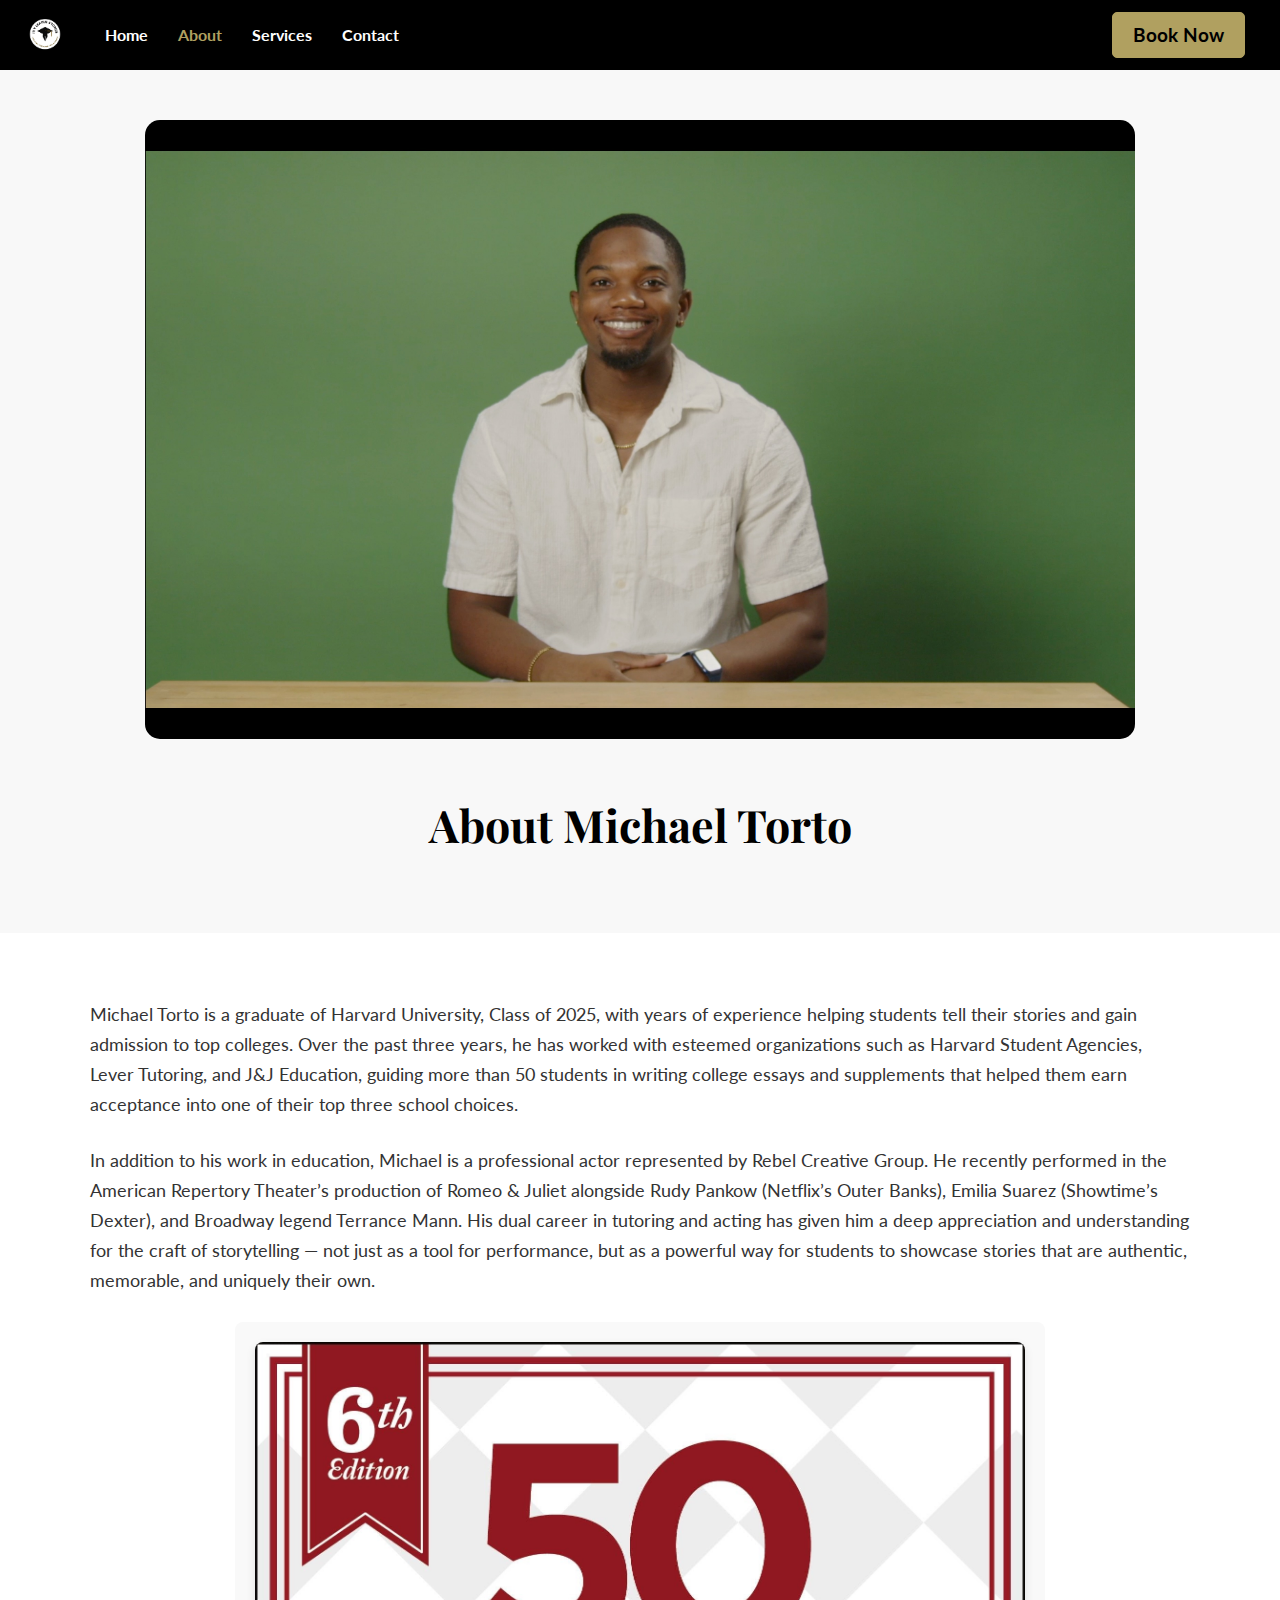
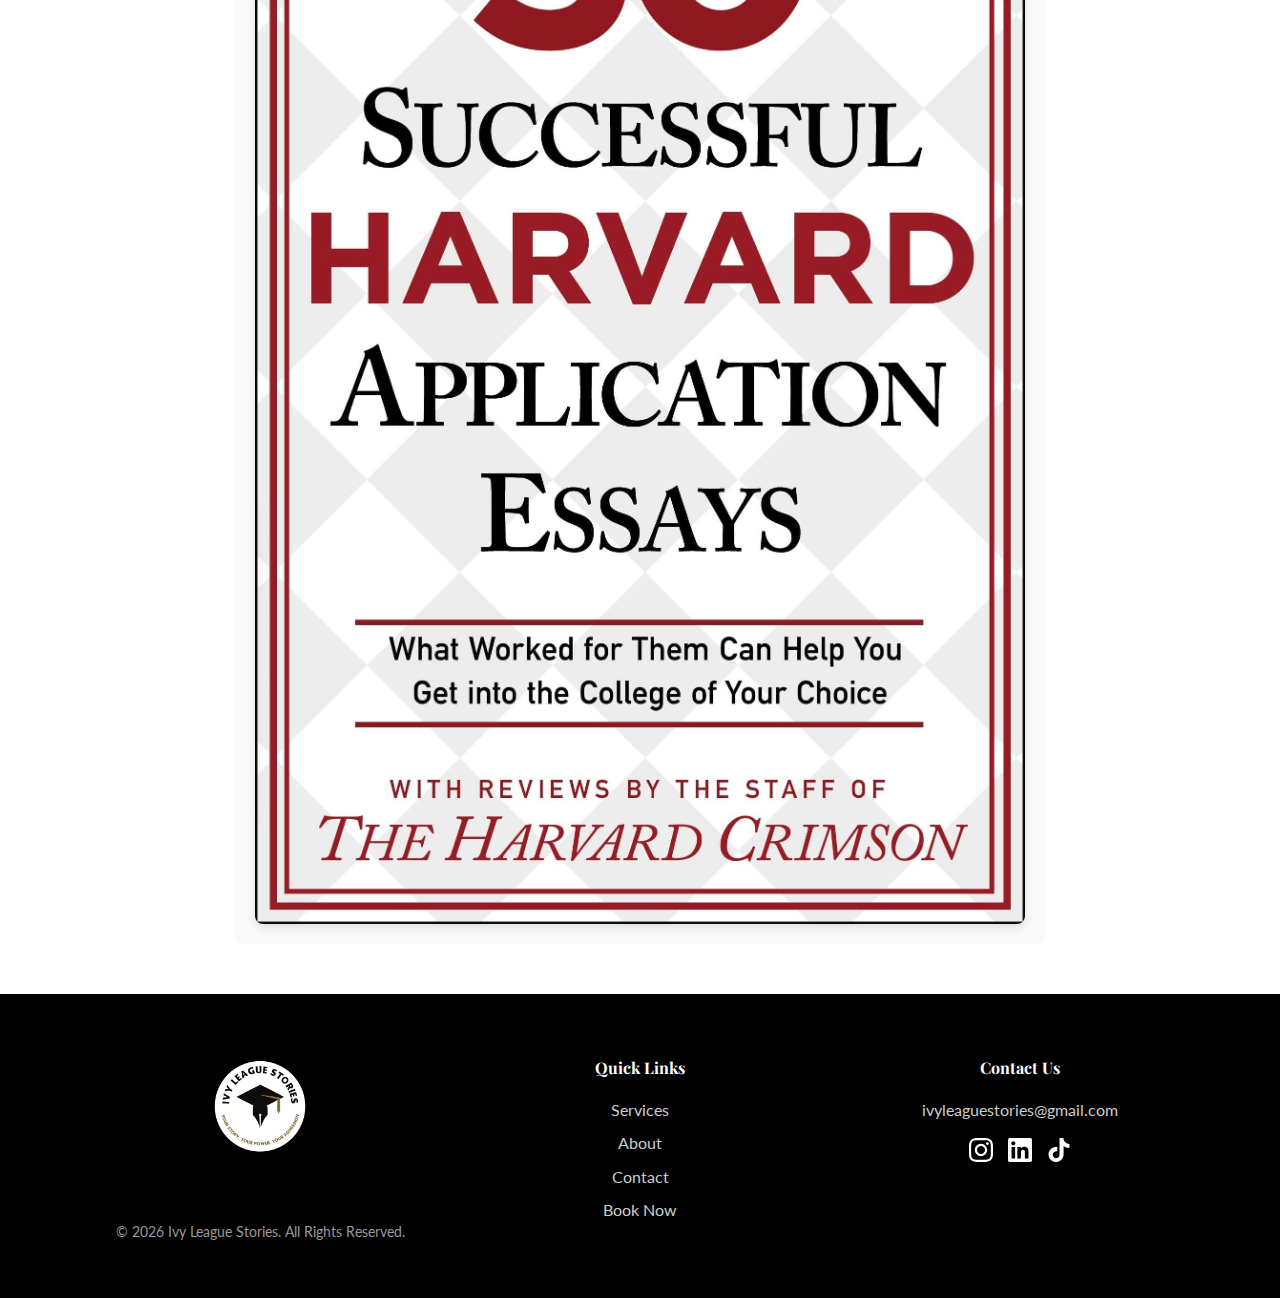
<file: about.html>
<!DOCTYPE html>
<html lang="en">
<head>
    <meta charset="UTF-8">
    <meta name="viewport" content="width=device-width, initial-scale=1.0">
    <title>About - Ivy League Stories</title>
    <link rel="stylesheet" href="style.css">
    <link href="https://fonts.googleapis.com/css2?family=Playfair+Display:wght@700&family=Lato:wght@400;700&display=swap" rel="stylesheet">
</head>
<body>
    <header>
        <nav class="navbar">
            <div class="container">
                <div class="navbar-left">
                    <a href="index.html" class="navbar-logo">
                        <img src="images/ivyleaguestories_circle.jpg" alt="Ivy League Stories Logo">
                    </a>
                    <ul class="nav-links">
                        <li><a href="index.html">Home</a></li>
                        <li><a href="about.html" class="active">About</a></li>
                        <li><a href="services.html">Services</a></li>
                        <li><a href="contact.html">Contact</a></li>
                    </ul>
                </div>
                <div class="navbar-right">
                    <div class="book-now-container">
                        <a href="book-now.html" class="btn btn-primary">Book Now</a>
                    </div>
                    <div class="hamburger-menu">
                        <span></span>
                        <span></span>
                        <span></span>
                    </div>
                </div>
            </div>
        </nav>
    </header>

    <main>
        <section class="about-hero-section animate-on-scroll">
            <div class="container text-center">
                <img src="images/Michael_headshot.jpeg" alt="Michael Torto Headshot" class="about-hero-image">
                <h1>About Michael Torto</h1>
            </div>
        </section>

        <section class="about-content-section animate-on-scroll">
            <div class="container">
                <div class="about-text">
                    <p>Michael Torto is a graduate of Harvard University, Class of 2025, with years of experience helping students tell their stories and gain admission to top colleges. Over the past three years, he has worked with esteemed organizations such as Harvard Student Agencies, Lever Tutoring, and J&J Education, guiding more than 50 students in writing college essays and supplements that helped them earn acceptance into one of their top three school choices.</p>
                    <p>In addition to his work in education, Michael is a professional actor represented by Rebel Creative Group. He recently performed in the American Repertory Theater’s production of Romeo & Juliet alongside Rudy Pankow (Netflix’s Outer Banks), Emilia Suarez (Showtime’s Dexter), and Broadway legend Terrance Mann. His dual career in tutoring and acting has given him a deep appreciation and understanding for the craft of storytelling — not just as a tool for performance, but as a powerful way for students to showcase stories that are authentic, memorable, and uniquely their own.</p>
                </div>
                <div class="about-image-feature animate-on-scroll">
                    <img src="images/50successful.jpeg" alt="50 Successful Harvard Application Essays book cover">
                </div>
            </div>
        </section>
    </main>

    <footer class="footer-section">
        <div class="container footer-grid">
            <div class="footer-logo-col">
                <img src="images/ivyleaguestories_circle.jpg" alt="Ivy League Stories Logo" class="footer-logo">
                <p>&copy; <span id="current-year"></span> Ivy League Stories. All Rights Reserved.</p>
            </div>
            <div class="footer-links-col">
                <h4>Quick Links</h4>
                <ul>
                    <li><a href="services.html">Services</a></li>
                    <li><a href="about.html">About</a></li>
                    <li><a href="contact.html">Contact</a></li>
                    <li><a href="book-now.html">Book Now</a></li>
                </ul>
            </div>
            <div class="footer-contact-col">
                <h4>Contact Us</h4>
                <p><a href="mailto:ivyleaguestories@gmail.com">ivyleaguestories@gmail.com</a></p>
                <div class="social-icons">
                    <a href="https://www.instagram.com" target="_blank" aria-label="Instagram"><img src="images/icons/instagram.svg" alt="Instagram"></a>
                    <a href="https://www.linkedin.com" target="_blank" aria-label="LinkedIn"><img src="images/icons/linkedin.svg" alt="LinkedIn"></a>
                    <a href="https://www.tiktok.com" target="_blank" aria-label="TikTok"><img src="images/icons/tiktok.svg" alt="TikTok"></a>
                </div>
            </div>
        </div>
    </footer>

    <script src="script.js"></script>
</body>
</html>
</file>
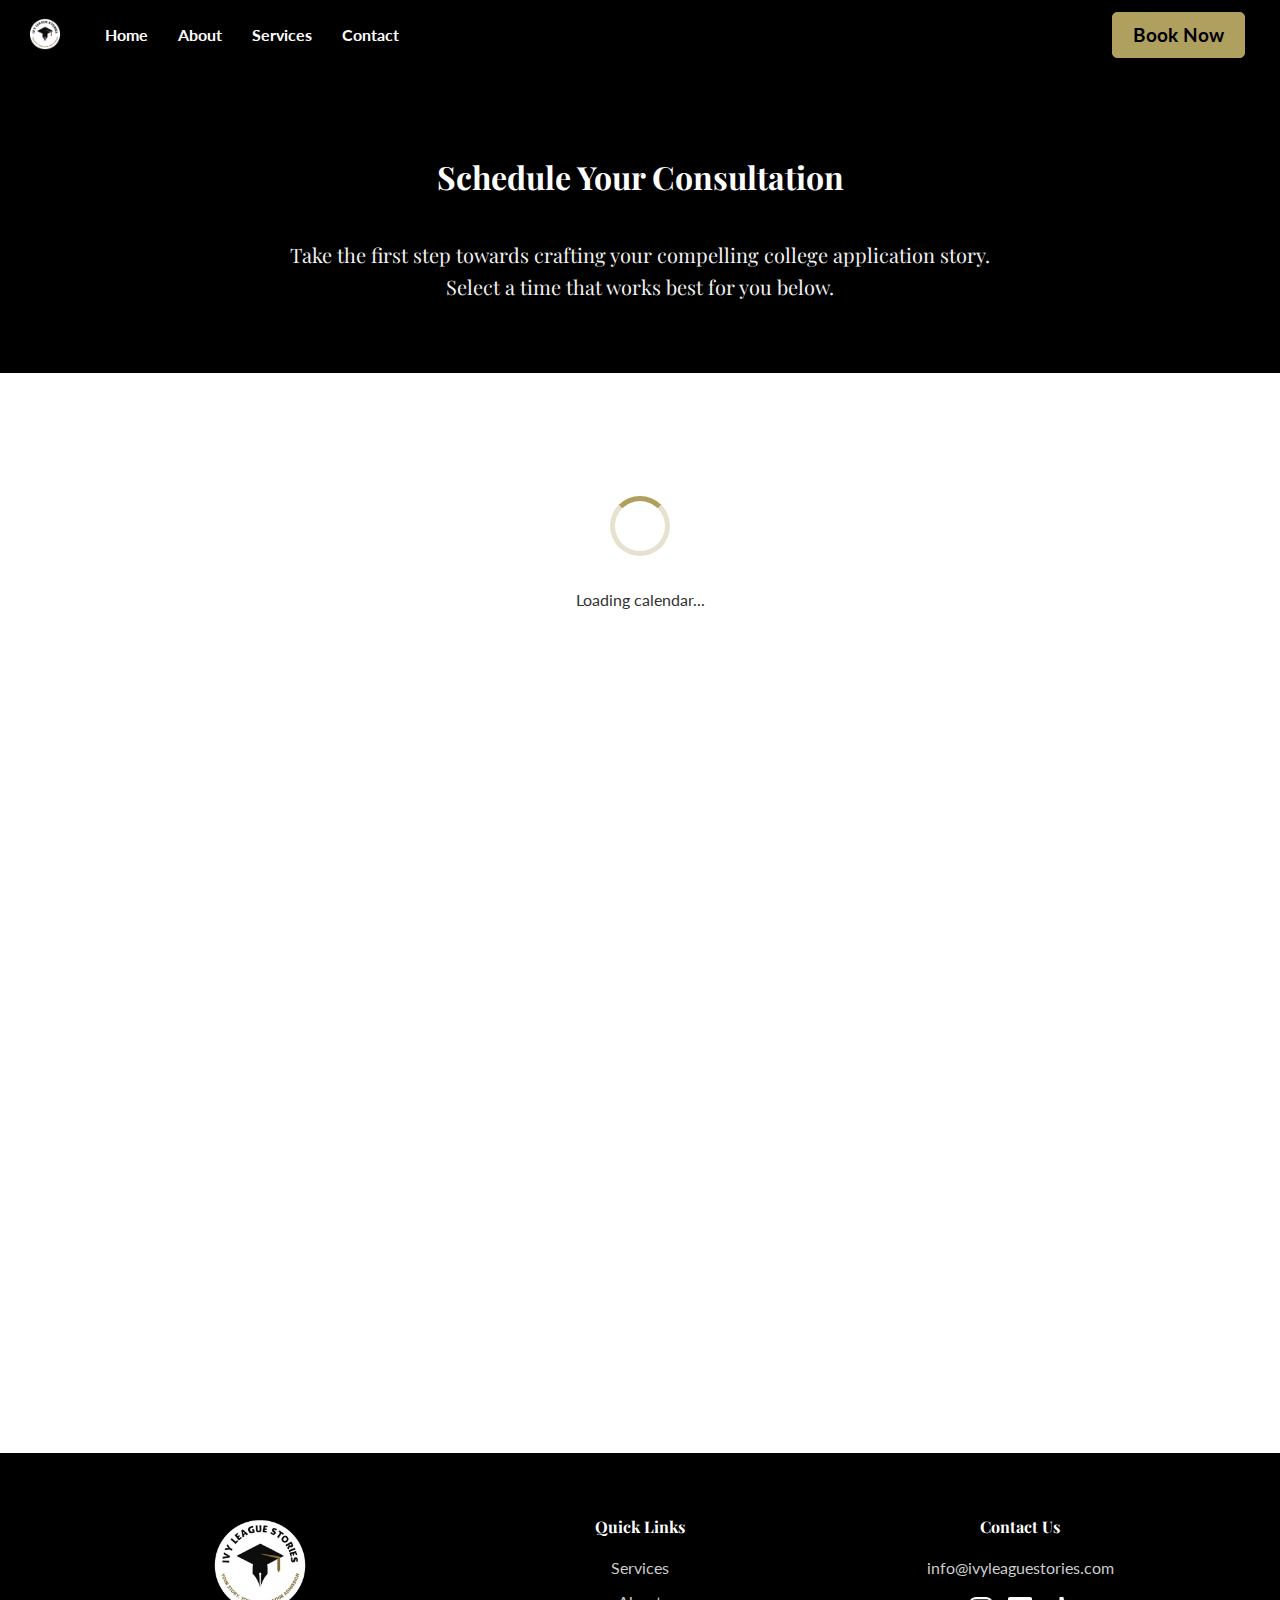
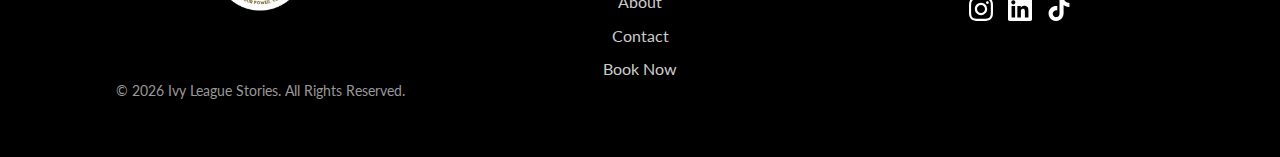
<file: book-now.html>
<!DOCTYPE html>
<html lang="en">
<head>
    <meta charset="UTF-8">
    <meta name="viewport" content="width=device-width, initial-scale=1.0">
    <title>Book Now - Ivy League Stories</title>
    <!-- Preconnect to Calendly domains for faster loading -->
    <link rel="preconnect" href="https://assets.calendly.com" crossorigin>
    <link rel="preconnect" href="https://calendly.com" crossorigin>
    <link rel="icon" href="images/ivyleaguestories.jpg" type="image/jpeg">
    <link rel="stylesheet" href="style.css">
    <link href="https://fonts.googleapis.com/css2?family=Playfair+Display:wght@700&family=Lato:wght@400;700&display=swap" rel="stylesheet">
</head>
<body>
    <header>
        <nav class="navbar">
            <div class="container">
                <div class="navbar-left">
                    <a href="index.html" class="navbar-logo">
                        <img src="images/ivyleaguestories_circle.png" alt="Ivy League Stories Logo">
                    </a>
                    <ul class="nav-links">
                        <li><a href="index.html">Home</a></li>
                        <li><a href="about.html">About</a></li>
                        <li><a href="services.html">Services</a></li>
                        <li><a href="contact.html">Contact</a></li>
                    </ul>
                </div>
                <div class="navbar-right">
                    <div class="book-now-container">
                        <a href="book-now.html" class="btn btn-primary">Book Now</a>
                    </div>
                    <div class="hamburger-menu">
                        <span></span>
                        <span></span>
                        <span></span>
                    </div>
                </div>
            </div>
        </nav>
    </header>

    <main>
        <section class="page-title-section book-now-title-section animate-on-scroll">
            <div class="container text-center">
                <h1>Schedule Your Consultation</h1>
                <p class="subtitle">Take the first step towards crafting your compelling college application story. Select a time that works best for you below.</p>
            </div>
        </section>

        <section class="calendly-embed-section animate-on-scroll">
            <div class="container">
                <!-- Loading indicator -->
                <div id="calendly-loading" class="calendly-loading">
                    <div class="loading-spinner"></div>
                    <p>Loading calendar...</p>
                </div>
                
                <!-- Calendly inline widget begin -->
                <div id="calendly-widget" class="calendly-inline-widget" data-url="https://calendly.com/ivyleaguestories-info/ivy-league-stories-consultation" style="min-width:320px;height:700px;opacity:0;transition:opacity 0.3s ease;"></div>
                <script type="text/javascript">
                    // Only load Calendly when user scrolls near the section
                    document.addEventListener('DOMContentLoaded', function() {
                        const observer = new IntersectionObserver((entries) => {
                            entries.forEach(entry => {
                                if (entry.isIntersecting) {
                                    // Load Calendly script when section is visible
                                    const script = document.createElement('script');
                                    script.src = 'https://assets.calendly.com/assets/external/widget.js';
                                    script.async = true;
                                    script.onload = function() {
                                        // Hide loading indicator and show Calendly when loaded
                                        setTimeout(function() {
                                            document.getElementById('calendly-loading').style.display = 'none';
                                            document.getElementById('calendly-widget').style.opacity = '1';
                                        }, 1000);
                                    };
                                    document.body.appendChild(script);
                                    
                                    // Stop observing after loading
                                    observer.disconnect();
                                }
                            });
                        }, {threshold: 0.1});
                        
                        // Start observing the Calendly section
                        observer.observe(document.querySelector('.calendly-embed-section'));
                    });
                </script>
                <!-- Calendly inline widget end -->
            </div>
        </section>
    </main>

    <footer class="footer-section">
        <div class="container footer-grid">
            <div class="footer-logo-col">
                <img src="images/ivyleaguestories_circle.png" alt="Ivy League Stories Logo" class="footer-logo">
                <p>&copy; <span id="current-year"></span> Ivy League Stories. All Rights Reserved.</p>
            </div>
            <div class="footer-links-col">
                <h4>Quick Links</h4>
                <ul>
                    <li><a href="services.html">Services</a></li>
                    <li><a href="about.html">About</a></li>
                    <li><a href="contact.html">Contact</a></li>
                    <li><a href="book-now.html">Book Now</a></li>
                </ul>
            </div>
            <div class="footer-contact-col">
                <h4>Contact Us</h4>
                <p><a href="mailto:info@ivyleaguestories.com">info@ivyleaguestories.com</a></p>
                <div class="social-icons">
                    <a href="https://www.instagram.com/ivyleaguestories?igsh=MXEzbG0xbDAwMmptYw%3D%3D&amp;utm_source=qr" target="_blank" aria-label="Instagram"><img src="images/icons/instagram.svg" alt="Instagram"></a>
                    <a href="http://www.linkedin.com/in/michael-torto" target="_blank" aria-label="LinkedIn"><img src="images/icons/linkedin.svg" alt="LinkedIn"></a>
                    <a href="https://www.tiktok.com/@miketorto?_t=ZT-8xM7ACv7Brq&amp;_r=1" target="_blank" aria-label="TikTok"><img src="images/icons/tiktok.svg" alt="TikTok"></a>
                </div>
            </div>
        </div>
    </footer>

    <script src="script.js"></script>
</body>
</html>
</file>
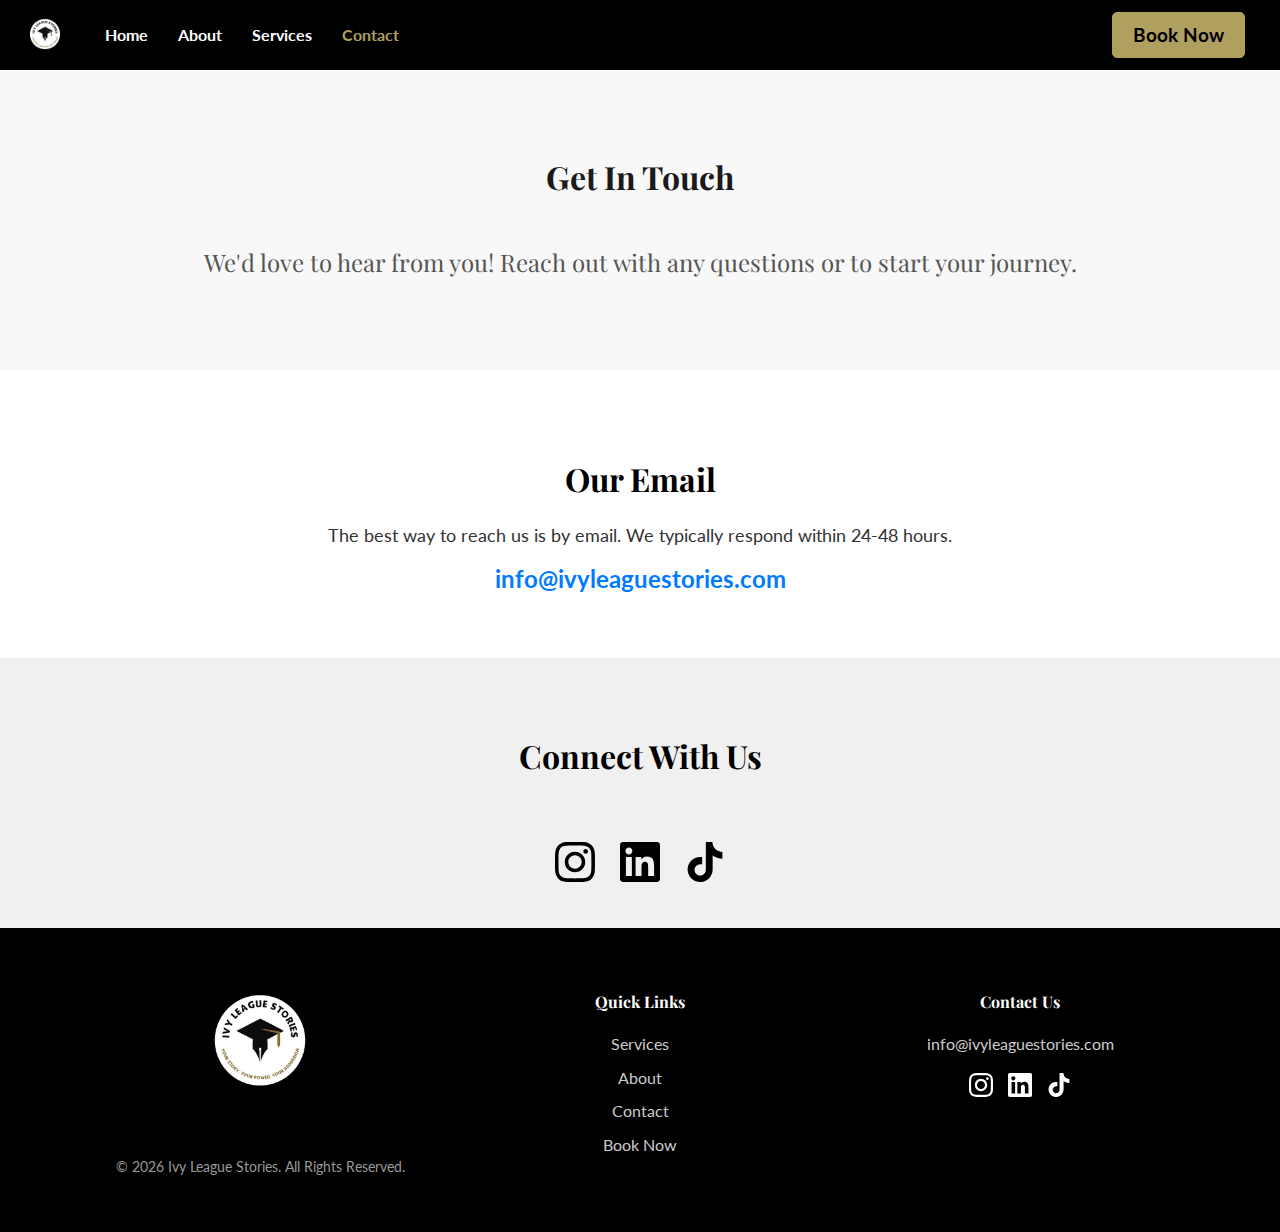
<file: contact.html>
<!DOCTYPE html>
<html lang="en">
<head>
    <meta charset="UTF-8">
    <meta name="viewport" content="width=device-width, initial-scale=1.0">
    <title>Contact - Ivy League Stories</title>
    <link rel="icon" href="images/ivyleaguestories.jpg" type="image/jpeg">
    <link rel="stylesheet" href="style.css">
    <link href="https://fonts.googleapis.com/css2?family=Playfair+Display:wght@700&family=Lato:wght@400;700&display=swap" rel="stylesheet">
    <!-- CLOUDFLARE WEB ANALYTICS: Paste your script from the Cloudflare dashboard here -->
    <!-- <script defer src='https://static.cloudflareinsights.com/beacon.min.js' data-cf-beacon='{"token": "YOUR_TOKEN_HERE"}'></script> -->
</head>
<body>
    <header>
        <nav class="navbar">
            <div class="container">
                <div class="navbar-left">
                    <a href="index.html" class="navbar-logo">
                        <img src="images/ivyleaguestories_circle.png" alt="Ivy League Stories Logo">
                    </a>
                    <ul class="nav-links">
                        <li><a href="index.html">Home</a></li>
                        <li><a href="about.html">About</a></li>
                        <li><a href="services.html">Services</a></li>
                        <li><a href="contact.html" class="active">Contact</a></li>
                    </ul>
                </div>
                <div class="navbar-right">
                    <div class="book-now-container">
                        <a href="book-now.html" class="btn btn-primary">Book Now</a>
                    </div>
                    <div class="hamburger-menu">
                        <span></span>
                        <span></span>
                        <span></span>
                    </div>
                </div>
            </div>
        </nav>
    </header>

    <main>
        <section class="page-title-section contact-title-section animate-on-scroll">
            <div class="container text-center">
                <h1>Get In Touch</h1>
                <p class="subtitle">We'd love to hear from you! Reach out with any questions or to start your journey.</p>
            </div>
        </section>

        <section class="contact-info-section animate-on-scroll">
            <div class="container">
                <div class="email-contact">
                    <h2>Our Email</h2>
                    <p>The best way to reach us is by email. We typically respond within 24-48 hours.</p>
                    <p class="contact-email-address"><a href="mailto:info@ivyleaguestories.com">info@ivyleaguestories.com</a></p>
                </div>
            </div>
        </section>

        <section class="social-media-section animate-on-scroll">
            <div class="container text-center">
                <h2>Connect With Us</h2>
                <div class="social-icons contact-social-icons">
                    <a href="https://www.instagram.com/ivyleaguestories?igsh=MXEzbG0xbDAwMmptYw%3D%3D&amp;utm_source=qr" target="_blank" aria-label="Instagram"><img src="images/icons/instagram.svg" alt="Instagram"></a>
                    <a href="http://www.linkedin.com/in/michael-torto" target="_blank" aria-label="LinkedIn"><img src="images/icons/linkedin.svg" alt="LinkedIn"></a>
                    <a href="https://www.tiktok.com/@miketorto?_t=ZT-8xM7ACv7Brq&amp;_r=1" target="_blank" aria-label="TikTok"><img src="images/icons/tiktok.svg" alt="TikTok"></a>
                </div>
            </div>
        </section>
    </main>

    <footer class="footer-section">
        <div class="container footer-grid">
            <div class="footer-logo-col">
                <img src="images/ivyleaguestories_circle.png" alt="Ivy League Stories Logo" class="footer-logo">
                <p>&copy; <span id="current-year"></span> Ivy League Stories. All Rights Reserved.</p>
            </div>
            <div class="footer-links-col">
                <h4>Quick Links</h4>
                <ul>
                    <li><a href="services.html">Services</a></li>
                    <li><a href="about.html">About</a></li>
                    <li><a href="contact.html">Contact</a></li>
                    <li><a href="book-now.html">Book Now</a></li>
                </ul>
            </div>
            <div class="footer-contact-col">
                <h4>Contact Us</h4>
                <p><a href="mailto:info@ivyleaguestories.com">info@ivyleaguestories.com</a></p>
                <div class="social-icons">
                    <a href="https://www.instagram.com/ivyleaguestories?igsh=MXEzbG0xbDAwMmptYw%3D%3D&amp;utm_source=qr" target="_blank" aria-label="Instagram"><img src="images/icons/instagram.svg" alt="Instagram"></a>
                    <a href="http://www.linkedin.com/in/michael-torto" target="_blank" aria-label="LinkedIn"><img src="images/icons/linkedin.svg" alt="LinkedIn"></a>
                    <a href="https://www.tiktok.com/@miketorto?_t=ZT-8xM7ACv7Brq&amp;_r=1" target="_blank" aria-label="TikTok"><img src="images/icons/tiktok.svg" alt="TikTok"></a>
                </div>
            </div>
        </div>
    </footer>

    <script src="script.js"></script>
</body>
</html>
</file>
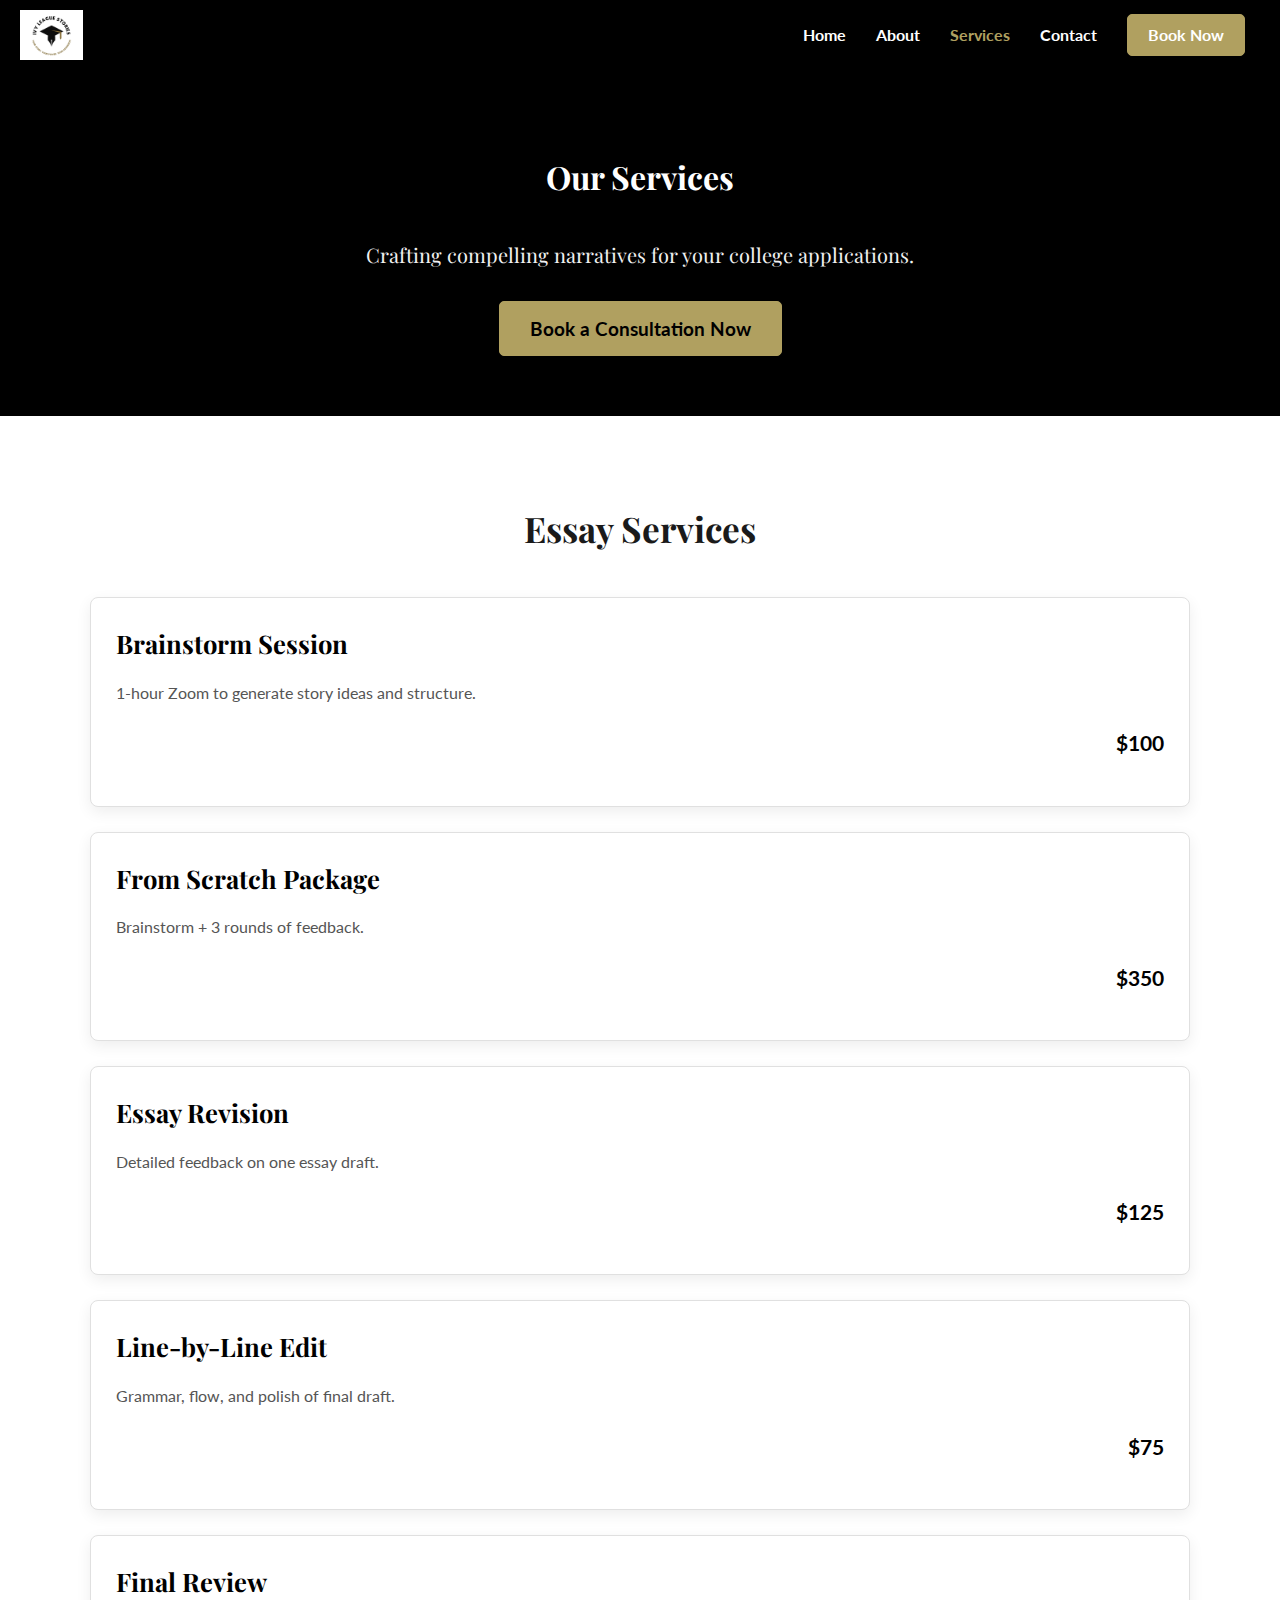
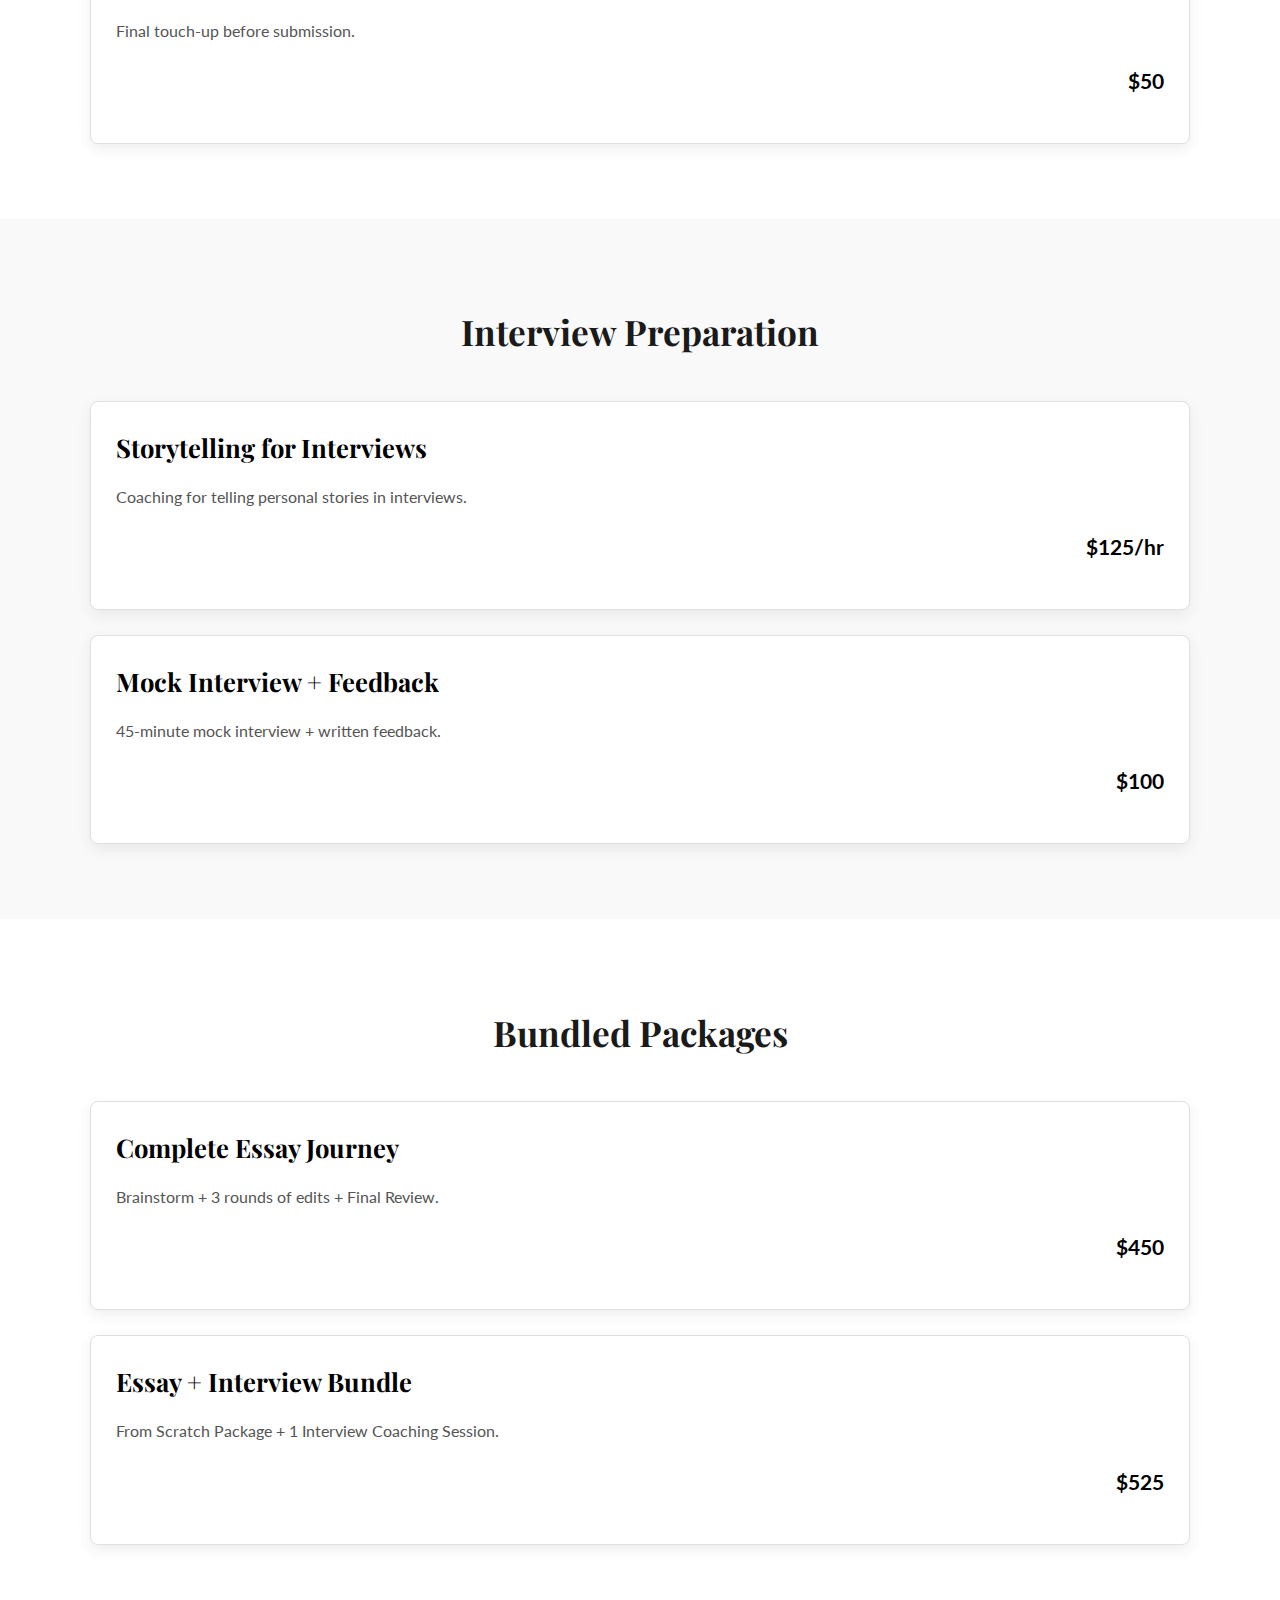
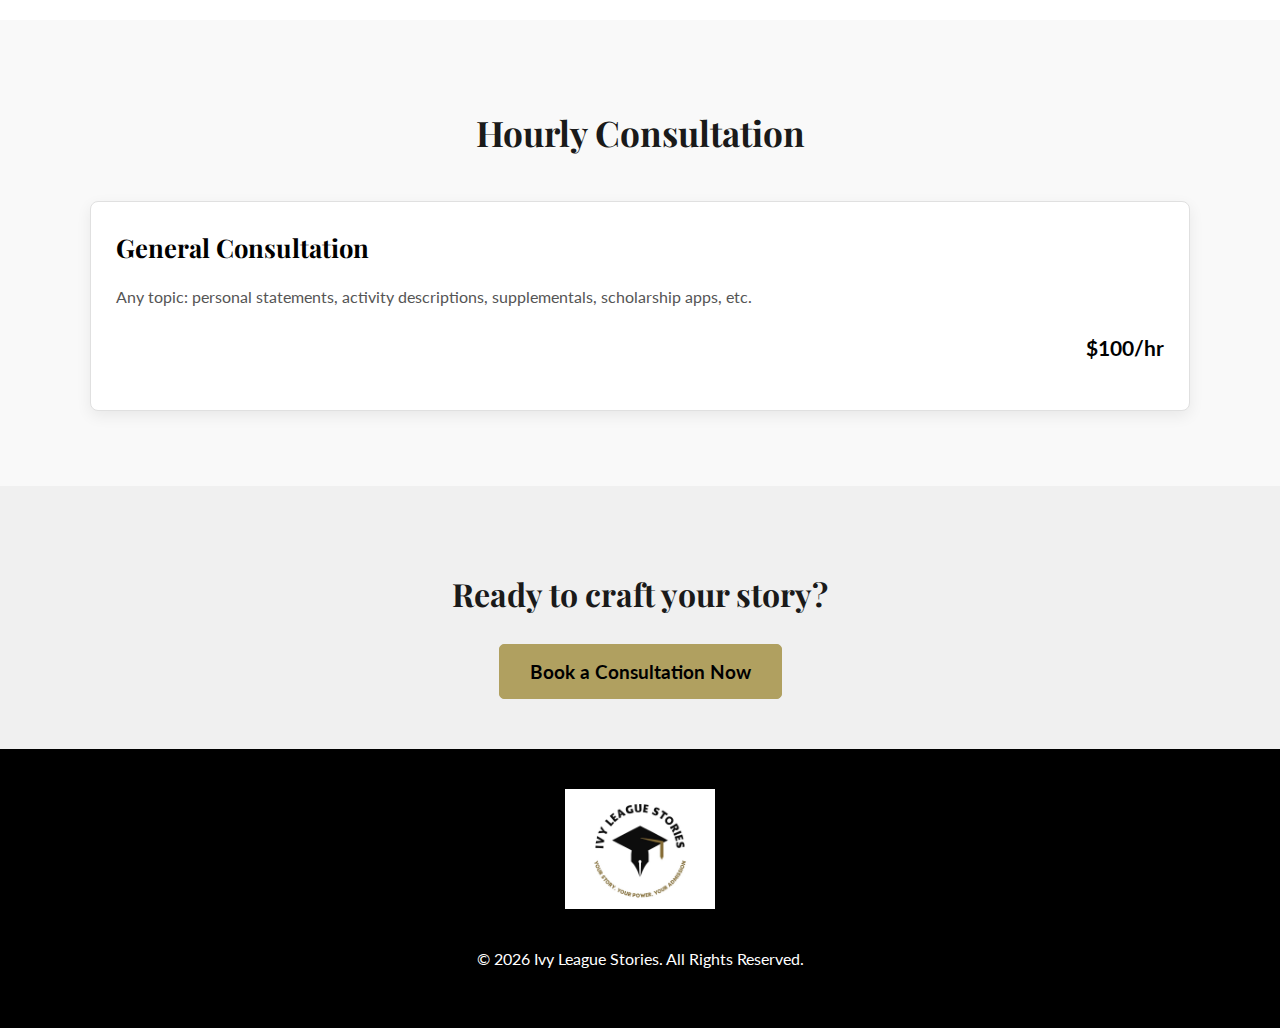
<file: services.html>
<!DOCTYPE html>
<html lang="en">
<head>
    <meta charset="UTF-8">
    <meta name="viewport" content="width=device-width, initial-scale=1.0">
    <title>Services - Ivy League Stories</title>
    <link rel="stylesheet" href="style.css">
    <link href="https://fonts.googleapis.com/css2?family=Playfair+Display:wght@700&family=Lato:wght@400;700&display=swap" rel="stylesheet">
</head>
<body>
    <header>
        <nav class="navbar">
            <div class="container">
                <a href="index.html" class="navbar-logo">
                    <img src="images/ivyleaguestories.jpg" alt="Ivy League Stories Logo">
                </a>
                <ul class="nav-links">
                    <li><a href="index.html">Home</a></li>
                    <li><a href="about.html">About</a></li>
                    <li><a href="services.html" class="active">Services</a></li>
                    <li><a href="contact.html">Contact</a></li>
                    <li><a href="book-now.html" class="btn btn-primary">Book Now</a></li>
                </ul>
                <div class="hamburger-menu">
                    <span></span>
                    <span></span>
                    <span></span>
                </div>
            </div>
        </nav>
    </header>

    <main>
        <section class="page-title-section animate-on-scroll">
            <div class="container text-center">
                <h1>Our Services</h1>
                <p class="subtitle">Crafting compelling narratives for your college applications.</p>
                <a href="book-now.html" class="btn btn-primary btn-large animate-on-scroll">Book a Consultation Now</a> <!-- Placeholder for book-now.html -->
            </div>
        </section>

        <section id="essay-services" class="services-category animate-on-scroll">
            <div class="container">
                <h2>Essay Services</h2>
                <div class="service-item">
                    <h3>Brainstorm Session</h3>
                    <p class="service-description">1-hour Zoom to generate story ideas and structure.</p>
                    <p class="service-price">$100</p>
                </div>
                <div class="service-item">
                    <h3>From Scratch Package</h3>
                    <p class="service-description">Brainstorm + 3 rounds of feedback.</p>
                    <p class="service-price">$350</p>
                </div>
                <div class="service-item">
                    <h3>Essay Revision</h3>
                    <p class="service-description">Detailed feedback on one essay draft.</p>
                    <p class="service-price">$125</p>
                </div>
                <div class="service-item">
                    <h3>Line-by-Line Edit</h3>
                    <p class="service-description">Grammar, flow, and polish of final draft.</p>
                    <p class="service-price">$75</p>
                </div>
                <div class="service-item">
                    <h3>Final Review</h3>
                    <p class="service-description">Final touch-up before submission.</p>
                    <p class="service-price">$50</p>
                </div>
            </div>
        </section>

        <section id="interview-services" class="services-category animate-on-scroll">
            <div class="container">
                <h2>Interview Preparation</h2>
                <div class="service-item">
                    <h3>Storytelling for Interviews</h3>
                    <p class="service-description">Coaching for telling personal stories in interviews.</p>
                    <p class="service-price">$125/hr</p>
                </div>
                <div class="service-item">
                    <h3>Mock Interview + Feedback</h3>
                    <p class="service-description">45-minute mock interview + written feedback.</p>
                    <p class="service-price">$100</p>
                </div>
            </div>
        </section>

        <section id="bundles" class="services-category animate-on-scroll">
            <div class="container">
                <h2>Bundled Packages</h2>
                <div class="service-item">
                    <h3>Complete Essay Journey</h3>
                    <p class="service-description">Brainstorm + 3 rounds of edits + Final Review.</p>
                    <p class="service-price">$450</p>
                </div>
                <div class="service-item">
                    <h3>Essay + Interview Bundle</h3>
                    <p class="service-description">From Scratch Package + 1 Interview Coaching Session.</p>
                    <p class="service-price">$525</p>
                </div>
            </div>
        </section>

        <section id="consultation" class="services-category animate-on-scroll">
            <div class="container">
                <h2>Hourly Consultation</h2>
                <div class="service-item">
                    <h3>General Consultation</h3>
                    <p class="service-description">Any topic: personal statements, activity descriptions, supplementals, scholarship apps, etc.</p>
                    <p class="service-price">$100/hr</p>
                </div>
            </div>
        </section>

        <section class="cta-section animate-on-scroll">
            <div class="container text-center">
                <h2>Ready to craft your story?</h2>
                <a href="book-now.html" class="btn btn-primary btn-large">Book a Consultation Now</a>
            </div>
        </section>
    </main>

    <footer class="footer-section">
        <div class="container">
            <img src="images/ivyleaguestories.jpg" alt="Ivy League Stories Logo" class="footer-logo">
            <p>&copy; <span id="current-year"></span> Ivy League Stories. All Rights Reserved.</p>
        </div>
    </footer>

    <script src="script.js"></script>
</body>
</html>
</file>
<file: style.css>
/* General Body Styles */
body {
    margin: 0;
    font-family: 'Lato', sans-serif;
    background-color: #ffffff; /* White background */
    color: #1a1a1a; /* Very dark gray, almost black for text */
    line-height: 1.6;
    overflow-x: hidden; /* Prevent horizontal scroll */
}

.text-center {
    text-align: center;
    display: flex;
    flex-direction: column;
    align-items: center;
}

.container {
    width: 90%;
    max-width: 1100px;
    margin: 0 auto;
    padding: 0 20px;
}

/* Typography */
h1, h2, h3 {
    font-family: 'Playfair Display', serif;
    color: #000000; /* Black headings */
}

h1 {
    font-size: 3.5rem; /* Larger for main title */
    margin-bottom: 0.5em;
}

h2 {
    font-size: 2.5rem;
    text-align: center;
    margin-bottom: 1.5em;
    margin-top: 1em;
}

p.subtitle {
    font-size: 1.5rem;
    font-family: 'Playfair Display', serif;
    color: #333333; /* Darker gray for subtitle */
    margin-bottom: 1em;
}

/* Navbar */
.navbar {
    background-color: #000000;
    position: fixed;
    width: 100%;
    top: 0;
    z-index: 1000;
    transition: top 0.3s ease-in-out, background-color 0.3s ease;
    height: 70px;
}

/* Navbar container full-width */
.navbar .container {
    display: flex;
    justify-content: space-between;
    align-items: center;
    height: 100%;
    width: 100%; /* ensure full width */
    max-width: none;   /* override generic .container max-width */

    padding: 0 20px;    /* fixed horizontal padding */
    margin: 0;          /* override generic .container auto margins */
    box-sizing: border-box;
}

/* Left side of navbar */
.navbar-left {
    display: flex;
    align-items: center;
    height: 100%;
    flex: 1;
}

.navbar-logo {
    display: flex;
    align-items: center;
    height: 100%;
    padding-right: 20px;
}

.navbar-logo img {
    max-height: 50px;
    display: block;
}

/* Navigation links */
.nav-links {
    display: flex;
    list-style: none;
    margin: 0;
    padding: 0;
    height: 100%;
    align-items: center;
}

.nav-links li {
    margin: 0;
    padding: 0 15px;
    height: 100%;
    display: flex;
    align-items: center;
}

.nav-links a {
    color: #ffffff;
    text-decoration: none;
    font-size: 1rem;
    font-weight: 700;
    transition: color 0.3s ease;
}

.nav-links a:hover,
.nav-links a.active {
    color: #b0a060;
}

/* Right side of navbar */
.navbar-right {
    margin-left: auto; /* push to extreme right */
    display: flex;
    align-items: center;
    height: 100%;
}

.book-now-container {
    white-space: nowrap;
    margin-right: 15px;
}

.btn {
    padding: 10px 20px; /* Increased padding */
    text-decoration: none;
    border-radius: 5px;
    font-weight: 700;
    transition: background-color 0.3s ease, color 0.3s ease;
    display: inline-block;
    line-height: 1.2; /* Tighter line height */
    font-size: 1.2rem; /* Increased font size */
}

.btn-primary {
    background-color: #b0a060; /* Gold */
    color: #000000;
    border: 1px solid #b0a060;
}

.btn-primary:hover,
.btn-primary.active {
    background-color: #000000; /* Black background */
    color: #b0a060; /* Gold text */
    border-color: #b0a060; /* Gold border */
}

.btn-secondary {
    background-color: #333333; /* Dark Gray */
    color: #ffffff;
    border: 1px solid #333333;
    margin-top: 1em;
}

.btn-secondary:hover {
    background-color: #000000;
    color: #ffffff;
}

/* Hamburger Menu for Mobile */
.hamburger-menu {
    display: none;
    cursor: pointer;
    margin-left: 15px;
}

.hamburger-menu span {
    display: block;
    width: 25px;
    height: 3px;
    background-color: #ffffff;
    margin: 5px 0;
    transition: all 0.3s ease;
}

/* Hero Section */

/* Hero animations */
@keyframes heroImageFade {
    0% { opacity: 0; transform: scale(1.05); }
    100% { opacity: 1; transform: scale(1); }
}

@keyframes heroContentSlide {
    0% { opacity: 0; transform: translateY(-25px); }
    100% { opacity: 1; transform: translateY(0); }
}

.hero-banner-image {
    opacity: 0;
    animation: heroImageFade 1.2s ease-out forwards;
}

.hero-text-container {
    opacity: 0;
    transform: translateY(-25px);
    animation: heroContentSlide 1s ease-out forwards;
    animation-delay: 1.2s;
}

.hero-cta-box {
    opacity: 0;
    transform: translateY(-25px);
    animation: heroContentSlide 1s ease-out forwards;
    animation-delay: 2.2s;
}
.hero-section {
    position: relative;
    height: 100vh;
    min-height: 600px;
    overflow: hidden;
    margin-top: 70px; /* Navbar height */
    padding: 0;
    width: 100%;
    text-align: center;
    display: flex; /* Added to help with centering */
    align-items: center;
    justify-content: center;
    background-color: #000; /* Add black background to prevent gray borders */
}

/* New hero content container */
.hero-content {
    position: absolute;
    z-index: 2;
    top: 0;
    left: 0;
    right: 0;
    bottom: 0;
    display: flex;
    flex-direction: column;
    align-items: center;
    justify-content: center;
    width: 100%;
    height: 100%;
    box-sizing: border-box;
    padding: 0;
    /* Adjust position to account for navbar height */
    transform: translateY(35px);
}

.hero-banner-image {
    position: absolute;
    top: 0;
    left: 0;
    width: 100%;
    height: 100%;
    object-fit: cover;
    object-position: center;
    box-sizing: border-box;
    margin: 0;
    z-index: 0;
    min-height: 100%;
}

.hero-overlay {
    position: absolute;
    top: 0;
    left: 0;
    width: 100%;
    height: 100%;
    background-color: rgba(0, 0, 0, 0.15); /* Very light semi-transparent black overlay (15% opacity) */
    z-index: 1;
}

/* Responsive adjustments for hero section */
@media (max-width: 768px) {
    .hero-section {
        position: relative;
        height: 100vh;
        min-height: 500px;
    }
    
    .hero-banner-image {
        position: absolute;
        top: 50%;
        left: 50%;
        transform: translate(-50%, -50%);
        max-width: 100%;
        max-height: 100%;
        width: auto;
        height: auto;
        border: none;
        z-index: 1;
    }
    
    .hero-section .container {
        position: absolute;
        top: 0;
        left: 0;
        right: 0;
        width: 100%;
        height: 100%;
        display: flex;
        flex-direction: column;
        justify-content: center;
        align-items: center;
        z-index: 2;
        margin: 0 auto; /* Center horizontally */
        transform: none;
        background-color: rgba(0, 0, 0, 0.2); /* Subtle dark overlay */
    }
    
    .hero-text-container {
        padding: 20px 25px;
        width: 85%;
        max-width: 350px;
    }
    
    .hero-section h1 {
        font-size: 2.2rem; /* Adjusted heading size on mobile */
        margin-bottom: 8px;
        white-space: normal; /* Allow text to wrap on mobile */
    }
    
    .hero-section p.subtitle {
        font-size: 1.1rem; /* Adjusted subtitle size on mobile */
        margin-bottom: 5px;
    }
    
    .hero-cta-box {
        padding: 15px 20px; /* Adjusted padding */
        max-width: 85%;
        margin: 15px auto 0;
    }
    
    .hero-cta-box .start-story-text {
        font-size: 1.3rem; /* Adjusted CTA text size */
        margin-bottom: 10px;
    }
    
    .hero-cta-box .btn {
        padding: 10px 20px;
        font-size: 0.9rem;
    }
}

/* Extra small screens */
@media (max-width: 480px) {
    .hero-section {
        min-height: 450px;
    }
    
    .hero-banner-image {
        max-width: 100%;
        max-height: 100%;
        border: none;
    }
    
    .hero-text-container {
        padding: 15px 20px;
        width: 90%;
        max-width: 300px;
    }
    
    .hero-section h1 {
        font-size: 1.8rem;
        margin-bottom: 5px;
        letter-spacing: 0.5px;
    }
    
    .hero-section p.subtitle {
        font-size: 1rem;
    }
    
    .hero-cta-box {
        padding: 12px 15px;
        width: 90%;
        margin: 10px auto 0;
    }
    
    .hero-cta-box .start-story-text {
        font-size: 1.1rem;
        margin-bottom: 8px;
    }
    
    .hero-cta-box .btn {
        padding: 8px 15px;
        font-size: 0.85rem;
        width: 100%;
        max-width: 200px;
    }
}

/* Very small screens */
@media (max-width: 320px) {
    .hero-banner-image {
        border-width: 5px;
    }
    
    .hero-text-container {
        padding: 10px 15px;
    }
    
    .hero-section h1 {
        font-size: 1.5rem;
    }
    
    .hero-section p.subtitle {
        font-size: 0.9rem;
    }
    
    .hero-cta-box {
        padding: 10px;
    }
    
    .hero-cta-box .start-story-text {
        font-size: 1rem;
        margin-bottom: 5px;
    }
}

/* Removed unused overlay since we're using a container with background */

.hero-section .container {
    position: relative;
    z-index: 2; /* Ensure content is above the animation layer and overlay */
}

.hero-text-container {
    max-width: 900px; /* Increased max width to ensure title stays on one line */
    width: 90%;
    text-align: center;
    box-sizing: border-box;
    margin-bottom: 25px;
}

.hero-section h1 {
    color: #ffffff; /* White text */
    font-weight: 700;
    font-size: 4.4rem; /* Increased by 1/3 from 3.2rem */
    margin: 0 0 15px 0;
    letter-spacing: 1px;
    text-transform: uppercase;
    font-family: 'Playfair Display', serif;
    white-space: nowrap; /* Keep title on one line */
    text-shadow: 3px 3px 10px rgba(0, 0, 0, 0.9), 0 0 25px rgba(0, 0, 0, 0.7); /* Enhanced shadow for better emphasis */
}

@media (max-width: 768px) {
    .hero-section {
        height: auto; /* Allow height to adjust to content */
        min-height: 500px; /* Slightly reduced minimum height */
    }
    
    .hero-section h1 {
        white-space: normal; /* Allow wrapping on smaller screens */
        font-size: 3.5rem;
    }
    
    .hero-content {
        transform: translateY(0); /* Remove the transform on mobile */
        padding: 80px 0; /* Add padding instead of fixed height */
    }
}

.hero-section p.subtitle {
    color: #b0a060; /* Gold text */
    font-weight: 500; /* Slightly bolder */
    text-shadow: 2px 2px 8px rgba(0, 0, 0, 0.9), 0 0 20px rgba(0, 0, 0, 0.7); /* Enhanced shadow for better readability */
    font-size: 2.0rem; /* Increased by 1/3 from 1.4rem */
    margin: 0;
    letter-spacing: 0.5px;
    font-style: italic;
    padding: 0 10px;
}

.hero-cta-box {
    display: inline-block;
    margin-top: 20px;
    transform: translateY(0);
    transition: transform 0.3s ease;
    text-align: center;
    width: 90%;
    max-width: 400px;
}

.hero-cta-box:hover {
    transform: translateY(-5px);
}

.hero-cta-box .start-story-text {
    font-size: 2.25rem; /* Increased by 1/3 from 1.6rem */
    font-weight: 700;
    color: #ffffff;
    margin: 0 0 15px 0;
    padding-top: 0;
    display: block;
    font-family: 'Playfair Display', serif;
    letter-spacing: 0.5px;
    text-shadow: 2px 2px 8px rgba(0, 0, 0, 0.9), 0 0 20px rgba(0, 0, 0, 0.7);
}

.hero-cta-box .btn {
    display: block;
    margin: 0 auto;
}

/* Intro Section */
.intro-logo img {
    max-width: 250px; /* Further increased size for intro section logo */
    height: auto;
    display: block;
    margin-bottom: 20px; /* Add some space below the logo if it's above text on small screens */
}

@media (min-width: 769px) {
    .intro-logo img {
        margin-bottom: 0; /* No bottom margin when side-by-side */
        margin-right: 30px; /* Space between logo and text */
    }
}

.intro-section {
    padding: 60px 0;
    background-color: #ffffff;
}

.content-split {
    display: flex;
    align-items: center;
    gap: 40px;
}

.intro-logo {
    flex: 1; /* Take exactly 50% */
    max-width: 50%;
}

.intro-logo img {
    max-width: 90%; /* Leave some margin */
    height: auto;
    display: block;
    margin: 0 auto;
}

.intro-text {
    flex: 1;
    text-align: right; /* Right-align content */
}

@media (max-width: 768px) {
    .intro-text {
        text-align: center;
    }
    
    .intro-text .btn {
        display: block;
        margin: 0 auto;
        max-width: 200px;
    }
}

.intro-section h2 {
    font-size: 2.5rem; /* Assuming this is the desired size, adjust if needed */
    margin-bottom: 10px;
    color: #000000;
    text-align: center;
}

.mission-underline {
    height: 2px;
    background-color: #C0A459; /* Gold color */
    max-width: 800px; /* Match paragraph width */
    margin: 0 auto 20px auto; /* Center and provide bottom margin */
}

.intro-text p {
    font-size: 1.25rem; /* Increased font size */
    line-height: 1.7; /* Added for consistency */
    color: #333; /* Added for consistency */
    max-width: 800px; /* Constrain width */
    margin: 0 0 30px auto; /* Right-aligned */
}

/* Founder Section */
.founder-section {
    padding: 60px 0;
    background-color: #f0f0f0; /* Slightly darker gray */
}

.founder-section .container > p { /* Target direct paragraph children for mission text */
    font-size: 1.2rem;
    line-height: 1.7;
    color: #333;
    max-width: 800px;
    margin: 0 auto 30px auto; /* Center and add bottom margin, top margin handled by underline */
}

.founder-content-split {
    display: flex;
    align-items: center;
    gap: 40px;
}

.founder-text {
    flex: 1;
    text-align: left;
}

.founder-text ul {
    list-style-position: outside;
    padding-left: 20px;
}

.founder-text ul li {
    font-size: 1.2rem; /* Larger bullet points */
    margin-bottom: 8px;
}

.founder-images {
    flex: 1;
    display: flex;
    flex-direction: column;
    align-items: center;
    gap: 20px;
}

.founder-headshot, .book-cover {
    width: 100%;
    max-width: 600px; /* Increased size */
    height: auto;
    border-radius: 15px;
    box-shadow: 0 8px 16px rgba(0,0,0,0.1);
    display: block;
    border: none;
}

.founder-content-wrapper {
    display: flex;
    flex-direction: column; 
    align-items: center;
    gap: 20px;
}

.founder-main-row {
    display: flex;
    flex-wrap: wrap; /* Allow wrapping on smaller screens */
    align-items: center; /* Vertically center items when in a row */
    gap: 30px;
    width: 100%;
}

.founder-text {
    flex: 1; /* Takes up available space */
    min-width: 300px; /* Minimum width before wrapping */
    width: 50%; /* Ensure it takes exactly half */
}

/* Media query for responsive behavior */
@media (max-width: 768px) {
    .founder-main-row {
        flex-direction: column;
    }
    
    .founder-text,
    .founder-image-main {
        width: 100%;
        flex-basis: 100%;
    }
    
    .founder-image-main img {
        width: 100%;
        max-width: 600px; /* Match the book image width */
        margin: 0 auto;
        display: block;
    }
}

.founder-image-main {
    flex-basis: 50%; /* Take exactly half the space */
    text-align: center; /* Center image if container is wider */
    display: flex;
    align-items: center;
    justify-content: center;
}

.founder-image-main img {
    max-width: 100%;
    height: auto;
    border-radius: 10px;
    box-shadow: 0 4px 15px rgba(0,0,0,0.1);
    display: block;
    margin: 0 auto;
}

.founder-image-book {
    text-align: center; /* Center the book image */
    margin-top: 20px; /* Space above the book image */
}

.founder-image-book img {
    max-width: 600px; /* Increased size */
    width: 100%; /* Make it responsive */
    height: auto;
    border-radius: 10px;
    box-shadow: 0 4px 15px rgba(0,0,0,0.1);
}

.intro-text a.btn {
    margin-top: 10px;
    float: right; /* Move button to right */
}

/* Testimonials Section */
.testimonial-slider-wrapper {
    display: flex;
    align-items: center;
    justify-content: space-between;
    padding: 0 10px; /* Increased padding for wrapper */
    margin-top: 20px;
    position: relative; /* Context for any z-index on buttons if needed */
}

.testimonials-section {
    padding: 60px 0;
    background-color: #ffffff;
}

.testimonials-section .section-subtitle {
    font-size: 1.3rem;
    font-weight: normal;
    color: #333;
    max-width: 800px;
    margin: 0 auto 30px auto;
    text-align: center;
    font-family: 'Times New Roman', serif;
    line-height: 1.6;
}

.testimonials-section .section-subtitle strong {
    font-weight: bold;
    display: block;
    margin-bottom: 2px; /* Reduced from 8px to 2px */
    font-size: 1.4rem;
    color: #000;
}

.testimonial-slider {
    display: flex; /* For the cards inside */
    overflow-x: hidden; /* Hide horizontal scrollbar, JS handles scrolling */
    scroll-snap-type: x mandatory; /* Optional: for smoother native scroll if JS fails */
    flex-grow: 1; /* Takes up space between buttons */
    margin: 0 25px; /* CRITICAL: Space between slider content and arrow buttons */
    padding: 20px 0; /* Vertical padding for the cards themselves */
    background-color: #f9f9f9; /* Restore light background for slider area */
    border-radius: 8px; /* Restore rounded corners for slider area */
    box-shadow: 0 4px 15px rgba(0,0,0,0.08); /* Restore shadow for slider area */
    position: relative; /* Ensure it's a positioning context if cards need it */
}

.testimonial-card {
    display: none; /* Hidden by default */
    padding: 20px;
    box-sizing: border-box; /* Ensure padding doesn't add to width if min-width is 100% */
}

.testimonial-card.current-testimonial {
    display: block; /* Visible card */
    width: 100%; /* Occupy full width of slider */
    box-sizing: border-box; /* Include padding in width */
    flex-shrink: 0; /* Don't shrink */
    animation: fadeIn 0.5s ease-in-out;
}

.testimonial-card h3 {
    margin-bottom: 5px;
    font-size: 1.4rem;
    text-align: center; /* Center the name */
}

.five-stars {
    text-align: center;
    margin-bottom: 15px;
}

.five-stars img {
    width: 120px;
    height: 24px;
}

.testimonial-cta {
    text-align: center;
    margin-top: 40px;
    padding: 30px 0;
}

.testimonial-cta .btn {
    font-size: 1.1rem;
    padding: 12px 28px;
}

.testimonial-cta p {
    font-size: 1.2rem;
    margin-bottom: 20px;
    font-weight: 700; /* Increased to bold */
}

.testimonial-card p { /* General style for all p in card, will be inherited or overridden */
    white-space: normal;
    overflow-wrap: break-word;
    word-wrap: break-word;
    margin-bottom: 10px;
    font-size: 1rem;
    line-height: 1.5;
    /* text-align will be inherited from .testimonial-card (center) by default */
}

/* Specific styling for the main testimonial quote paragraph */
.testimonial-card > p:not(.accepted-to) {
    display: block; /* Ensure block behavior */
    width: 100%; /* Occupy full available width of parent's content box */
    max-width: 100%; /* Further ensure it doesn't exceed parent's content box */
    box-sizing: border-box; /* Include padding/border in its own width calculation if any were added */
    text-align: left; /* Align quote text to the left for readability */
    overflow: visible; /* Ensure text is not clipped if it miscalculates height/width */
    /* Inherits white-space: normal and overflow-wrap: break-word from .testimonial-card p */
}

.testimonial-card p.accepted-to {
    font-size: 1.1rem;
    font-style: italic;
    color: #555;
    text-align: center; /* Center the 'Accepted to' line */
}

.testimonial-card p.accepted-to strong {
    font-size: 1.1rem;
    color: #333;
}

.testimonial-logo {
    width: 300px; /* Even larger size */
    height: auto;
    margin: 0 auto 20px auto; /* Center horizontally with auto margins */
    filter: grayscale(100%);
    transition: filter 0.3s ease;
    display: block; /* Needed for margin auto to work */
    max-width: 100%; /* Ensure it doesn't overflow its container */
}

/* Responsive adjustments for testimonial logos */
@media (max-width: 768px) {
    .testimonial-logo {
        width: 80%; /* Take up most of the card width on smaller screens */
        margin: 15px auto;
    }
}

.testimonial-logo img {
    width: 100%; /* Use full width of container */
    max-width: 300px; /* Maximum size */
    height: auto; /* Maintain aspect ratio */
    margin-top: 20px; /* Adjusted margin */
    opacity: 0.9;
    display: block; /* Ensure block display */
    margin-left: auto;
    margin-right: auto; /* Center the image */
}

.slider-btn {
    background-color: #000000;
    color: #ffffff;
    border: 1px solid #ffffff; /* Consider a slightly darker border for better definition on light backgrounds if needed */
    border-radius: 50%;
    width: 45px;
    height: 45px;
    font-size: 1.5rem;
    cursor: pointer;
    z-index: 5; /* Ensure buttons are clickable, above slider cards if overlap occurs during animation */
    transition: background-color 0.3s ease, color 0.3s ease;
    display: flex;
    justify-content: center;
    align-items: center;
    flex-shrink: 0; /* Prevent buttons from shrinking */
    padding: 0; /* Remove any default padding if it affects size */
}

.slider-btn:hover {
    background-color: #b0a060; /* Gold hover */
    color: #000000;
    border-color: #b0a060;
}

/* Previous .prev-btn and .next-btn rules (which were empty or placeholders for absolute positioning) removed to clear lint errors. Flexbox now handles their positioning. */
@media (max-width: 480px) { /* Adjusted breakpoint for more general mobile */
    .testimonial-slider-wrapper {
        padding: 0 5px; /* Reduce wrapper padding slightly */
    }
    .testimonial-slider {
        margin: 0 10px; /* Reduce margin around slider for smaller screens */
    }
    .slider-btn {
        width: 40px;
        height: 40px;
        font-size: 1.2rem;
    }
}

/* FAQ Section */
.faq-section {
    padding: 60px 0;
    background-color: #f0f0f0;
}

.faq-item {
    border: 1px solid #e0e0e0;
    border-radius: 10px;
    margin-bottom: 15px;
    overflow: hidden;
    transition: all 0.3s ease;
    box-shadow: 0 4px 10px rgba(0,0,0,0.05);
}

.faq-item:hover {
    border-color: #C0A459; /* Gold color */
}

.faq-item.active {
    border-color: #C0A459;
    box-shadow: 0 6px 15px rgba(192, 164, 89, 0.2);
}

.faq-question {
    background: none;
    border: none;
    color: #333;
    width: 100%;
    text-align: left;
    font-size: 1.1rem;
    font-weight: bold;
    cursor: pointer;
    display: flex;
    justify-content: space-between;
    align-items: center;
    padding: 20px;
    transition: background-color 0.3s ease;
}

.faq-item.active .faq-question {
    background-color: #fdfaf2; /* Light gold background */
    color: #000;
}

.faq-icon {
    font-size: 1.5rem;
    line-height: 1;
    transition: transform 0.4s cubic-bezier(0.175, 0.885, 0.32, 1.275);
    position: relative;
    width: 20px;
    height: 20px;
}

.faq-icon::before, .faq-icon::after {
    content: '';
    position: absolute;
    background-color: #333;
    transition: all 0.3s ease;
}

.faq-icon::before {
    width: 100%;
    height: 2px;
    top: 50%;
    left: 0;
    transform: translateY(-50%);
}

.faq-icon::after {
    width: 2px;
    height: 100%;
    left: 50%;
    top: 0;
    transform: translateX(-50%);
}

.faq-item.active .faq-icon::after {
    transform: translateX(-50%) rotate(90deg);
    opacity: 0;
}

.faq-item.active .faq-icon {
    transform: rotate(180deg);
}

.faq-answer {
    padding: 0 20px;
    max-height: 0;
    overflow: hidden;
    transition: max-height 0.5s ease-out, padding 0.5s ease-out; /* Smooth transition */
    background-color: #ffffff;
    border-top: 1px solid #eeeeee; /* Separator line */
}

.faq-answer p {
    margin: 15px 0;
    font-size: 1.1rem; /* Match question font size */
}

.faq-item.active .faq-answer {
    max-height: 500px; /* Adjust as needed for content */
    padding: 15px 20px;
}

.faq-item.active .faq-icon {
    transform: rotate(180deg); /* Rotate arrow up */
}

.faq-section .section-subtitle {
    font-size: 1.3rem; /* Larger font */
    font-weight: bold; /* Bolded */
    color: #333; /* Darker color for more emphasis */
    max-width: 800px;
    margin: 0 auto 20px auto; /* Centered, reduced bottom margin */
    text-align: center;
}

.faq-section h2 {
    font-size: 2.5rem;
    margin-bottom: 5px; /* Reduced padding */
    color: #000000;
}

/* Services Preview Section */
.services-preview-section {
    padding: 60px 0;
    background-color: #ffffff;
}

.services-grid {
    display: grid;
    grid-template-columns: repeat(auto-fit, minmax(300px, 1fr));
    gap: 30px;
    margin-top: 40px;
}

.service-card {
    border: 1px solid #eee;
    border-radius: 15px;
    padding: 20px;
    text-align: center;
    box-shadow: 0 4px 12px rgba(0,0,0,0.05);
    transition: transform 0.3s ease, box-shadow 0.3s ease;
}

.service-card:hover {
    transform: translateY(-5px);
    box-shadow: 0 8px 20px rgba(0,0,0,0.1);
}

.service-card img {
    width: 100%;
    height: 200px;
    object-fit: cover;
    border-radius: 10px;
    margin-bottom: 15px;
}

.service-card h3 {
    font-family: 'Playfair Display', serif;
    margin-bottom: 10px;
}

.service-card p {
    margin-bottom: 20px;
    color: #555;
}

/* Keyframes for animations */
@keyframes kenburns {
    0% {
        transform: scale(1) translate(0, 0);
    }
    50% {
        transform: scale(1.1) translate(-5px, 5px);
    }
    100% {
        transform: scale(1) translate(0, 0);
    }
}

@keyframes fadeIn {
    from { opacity: 0; }
    to { opacity: 1; }
}

/* Footer */
.footer-section {
    background-color: #000000;
    color: #ffffff;
    text-align: center;
    padding: 40px 0;
}

.footer-grid {
    display: grid;
    grid-template-columns: repeat(auto-fit, minmax(250px, 1fr));
    gap: 40px;
    align-items: start;
}

.footer-logo-col p {
    margin-top: 15px;
    font-size: 0.9rem;
    color: #999;
}

.trusted-schools {
    font-size: 1rem;
    color: #C0A459;
    font-weight: 500;
    margin-top: 15px;
    margin-bottom: 10px;
}

.footer-links-col h4, .footer-contact-col h4 {
    font-family: 'Playfair Display', serif;
    margin-bottom: 15px;
    color: #ffffff;
}

.footer-links-col ul {
    list-style: none;
    padding: 0;
}

.footer-links-col li a {
    color: #ccc;
    text-decoration: none;
    margin-bottom: 8px;
    display: inline-block;
    transition: color 0.3s ease;
}

.footer-links-col li a:hover {
    color: #C0A459; /* Gold color */
}

.footer-contact-col p a {
    color: #ccc;
    text-decoration: none;
    transition: color 0.3s ease;
}

.footer-contact-col p a:hover {
    color: #C0A459;
}

.social-icons {
    margin-top: 15px;
    display: flex;
    gap: 15px;
    justify-content: center; /* Center icons */
}

.social-icons a img {
    width: 24px;
    height: 24px;
    filter: invert(1);
    transition: opacity 0.3s ease;
}

.social-icons a:hover img {
    opacity: 0.8;
}

.footer-logo {
    max-width: 150px; /* Adjust size as needed */
    margin-bottom: 15px;
}

/* About Page Specific Styles */
.about-hero-section {
    padding: 40px 20px; /* Adjusted padding to accommodate larger image */
    margin-top: 70px; /* Navbar height */
    background-color: #f8f8f8; /* Light gray, consistent with home hero */
}

.about-hero-image {
    display: block; /* To allow margin auto for centering */
    width: 100%; /* Let the image define its own width so the container wraps tightly */
    max-width: 90%; /* Span most of the width */
    height: auto;
    border-radius: 15px; /* Rounded rectangle, consistent with founder section on home */
    /* Removing border and shadow to ensure transparent PNG blends with background */
    border: none;
    box-shadow: none;
    margin-left: auto;
    margin-right: auto;
    margin-bottom: 20px;
}

/* Ensure the about hero container shrinks to fit the image and centers its content */
.about-hero-section .container {
    display: flex;
    flex-direction: column;
    align-items: center;
    justify-content: center;
    padding: 10px 0; /* add desired top and bottom spacing */
}


.about-hero-section h1 {
    font-size: 2.8rem;
    color: #000000;
    text-align: center;
}

.about-content-section {
    padding: 50px 0;
    background-color: #ffffff;
}

.about-text p {
    font-size: 1.1rem;
    line-height: 1.7;
    margin-bottom: 1.5em;
    color: #333333;
}

.founder-image-book {
    text-align: center;
    margin-top: 40px;
    width: 100%;
    max-width: 100%;
    overflow: hidden;
}

.about-image-feature {
    padding: 20px;
    background-color: #f9f9f9;
    border-radius: 8px;
    max-width: 70%; /* reduced from 100% */
    margin: 0 auto; /* center the container */
}

.about-image-feature img {
    max-width: 100%; /* reduced from 100% */
    height: auto;
    border-radius: 8px;
    box-shadow: 0 4px 10px rgba(0,0,0,0.1);
    display: block;
    margin: 0 auto; /* center the image */
}

/* Services Page Specific Styles */
.page-title-section {
    padding: 60px 0;
    margin-top: 70px; /* Navbar height */
    background-color: #000000;
    color: #ffffff;
}

.page-title-section h1 {
    color: #ffffff;
    font-size: 2rem; /* Reduced to 2rem as requested */
    text-align: center;
    width: 100%;
}

.page-title-section .subtitle {
    font-size: 1.25rem;
    margin-bottom: 30px;
    color: #f0f0f0;
    text-align: center;
}

.btn-large {
    padding: 15px 30px;
    font-size: 1.2rem;
    font-weight: bold;
}

.services-category {
    padding: 50px 0;
}

.services-category:nth-child(odd) {
    background-color: #f9f9f9;
}

.services-category h2 {
    text-align: center;
    margin-bottom: 40px;
    font-size: 2.2rem;
    color: #1a1a1a;
}

.service-item {
    background-color: #ffffff;
    border: 1px solid #e0e0e0;
    border-radius: 8px;
    padding: 25px;
    margin-bottom: 25px;
    box-shadow: 0 5px 15px rgba(0,0,0,0.07);
    transition: transform 0.3s ease, box-shadow 0.3s ease;
}

.service-item:hover {
    transform: translateY(-5px);
    box-shadow: 0 8px 25px rgba(0,0,0,0.1);
}

.service-item h3 {
    font-size: 1.6rem;
    color: #000000;
    margin-top: 0;
    margin-bottom: 10px;
}

.service-description {
    font-size: 1rem;
    color: #555555;
    margin-bottom: 15px;
    line-height: 1.6;
}

.service-price {
    font-size: 1.3rem;
    font-weight: bold;
    color: #000000;
    text-align: right;
}

.cta-section {
    padding: 50px 0;
    background-color: #f0f0f0; /* Light gray background */
    text-align: center;
}

.cta-section h2 {
    font-size: 2rem;
    margin-bottom: 25px;
    color: #1a1a1a;
}

/* Contact Page Specific Styles */
.contact-social-icons {
    justify-content: center;
    margin-top: 30px;
    gap: 25px; /* Increase spacing */
}

.contact-social-icons a img {
    width: 40px;
    height: 40px;
    filter: invert(0); /* Keep original colors */
    transition: transform 0.3s ease;
}

.contact-social-icons a:hover img {
    transform: scale(1.1);
    opacity: 0.8;
}

.contact-title-section {
    background-color: #f8f8f8; /* Lighter background for contact title */
    color: #1a1a1a;
}

.contact-title-section h1 {
    color: #1a1a1a;
    font-size: 2rem; /* Set to 2rem as requested */
}

.contact-title-section .subtitle {
    color: #555555;
    font-size: 1.5rem; /* Adjusted subtitle size */
}

.contact-info-section {
    padding: 50px 0;
    text-align: center;
}

.email-contact h2 {
    font-size: 2rem;
    margin-bottom: 15px;
}

.email-contact p {
    font-size: 1.1rem;
    color: #333;
    margin-bottom: 10px;
}

.contact-email-address {
    font-size: 1.5rem !important; /* Make email address prominent */
    font-weight: bold;
    margin-top: 10px;
}

.contact-email-address a {
    color: #007bff; /* Standard link blue, or your theme's primary color */
    text-decoration: none;
}

.contact-email-address a:hover {
    text-decoration: underline;
}

.social-media-section {
    padding: 40px 0;
    background-color: #f0f0f0; /* Light gray for social media section */
}

.social-media-section h2 {
    margin-bottom: 30px;
    font-size: 2rem; /* Set to 2rem as requested */
}

.social-links-container {
    display: flex;
    flex-direction: column; /* Stack links vertically on small screens */
    align-items: center;
    gap: 20px;
}

.social-link {
    display: inline-block;
    padding: 12px 25px;
    border: 1px solid #cccccc;
    border-radius: 5px;
    text-decoration: none;
    color: #333333;
    font-size: 1.1rem;
    transition: background-color 0.3s ease, color 0.3s ease, border-color 0.3s ease;
    min-width: 280px; /* Ensure links have some width */
    text-align: center;
}

.social-link:hover {
    background-color: #000000;
    color: #ffffff;
    border-color: #000000;
}

/* Book Now Page Specific Styles */
.book-now-title-section {
    background-color: #000000; /* Dark background for booking title */
    color: #ffffff;
    padding-top: 60px;
    padding-bottom: 40px;
}

.book-now-title-section h1 {
    color: #ffffff;
}

.book-now-title-section .subtitle {
    color: #f0f0f0;
    max-width: 700px;
    margin-left: auto;
    margin-right: auto;
}

.calendly-embed-section {
    padding: 40px 0;
    background-color: #ffffff; /* Clean white background for the embed area */
}

.calendly-inline-widget {
    margin: 0 auto; /* Center the widget if its width is less than container */
    border-radius: 8px; /* Optional: if you want to round the corners of the embed itself */
    overflow: hidden; /* Helps if Calendly widget has its own shadows/borders you want to clip */
    min-height: 600px;
    width: 100%;
}

/* Calendly loading indicator */
.calendly-loading {
    display: flex;
    flex-direction: column;
    align-items: center;
    justify-content: center;
    height: 300px;
    width: 100%;
    color: #333;
}

.loading-spinner {
    width: 50px;
    height: 50px;
    border: 5px solid rgba(176, 160, 96, 0.3); /* Gold color with opacity */
    border-radius: 50%;
    border-top-color: #b0a060; /* Gold accent color */
    animation: spin 1s linear infinite;
    margin-bottom: 15px;
}

@keyframes spin {
    to { transform: rotate(360deg); }
}

/* Responsive Design */
@media (max-width: 768px) {
    .navbar-logo {
        padding-right: 10px;
    }

    .nav-links {
        display: none;
        flex-direction: column;
        width: 100%;
        background-color: #000000;
        position: absolute;
        top: 70px;
        left: 0;
        padding: 1em 0;
        z-index: 999;
        height: auto;
    }

    .nav-links.active {
        display: flex;
    }

    .nav-links li {
        margin: 10px 0;
        text-align: center;
        width: 100%;
        height: auto;
        padding: 10px 0;
        justify-content: center;
    }

    .hamburger-menu {
        display: block;
    }

    .book-now-container.menu-active {
        position: absolute;
        top: auto;
        bottom: 10px;
        left: 0;
        width: 100%;
        text-align: center;
        padding: 15px 0;
        background-color: #000000;
    }
    /* ensure button text remains black over dark background */
    .book-now-container.menu-active .btn-primary {
        background-color: #b0a060;
        color: #000000 !important;
    }
}

@media (max-width: 768px) {
    .hamburger-menu.active span:nth-child(1) {
        transform: rotate(-45deg) translate(-5px, 6px);
    }
    .hamburger-menu.active span:nth-child(2) {
        opacity: 0;
    }
    .hamburger-menu.active span:nth-child(3) {
        transform: rotate(45deg) translate(-5px, -6px);
    }
}
</file>
